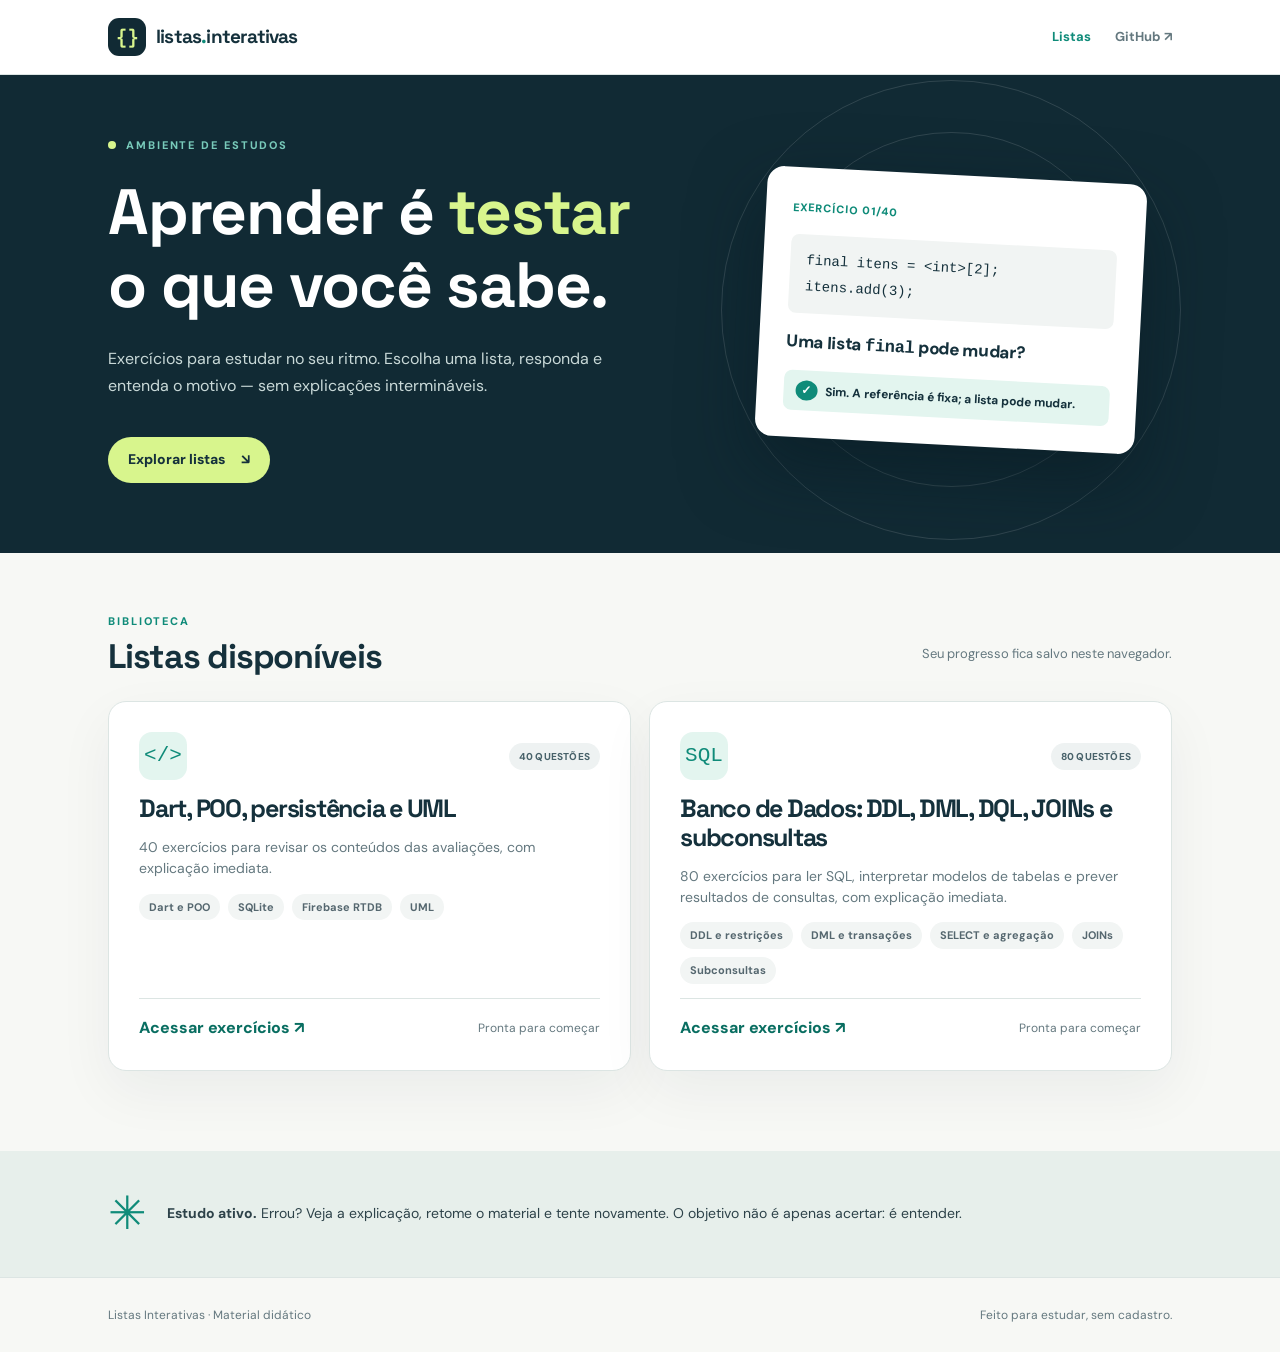
<file: index.html>
<!doctype html>
<html lang="pt-BR">
<head>
  <meta charset="UTF-8">
  <meta name="viewport" content="width=device-width, initial-scale=1">
  <meta name="theme-color" content="#112a34">
  <meta name="description" content="Listas interativas de exercícios com respostas imediatas e referências aos materiais de estudo.">
  <title>Listas Interativas | Estude, responda, aprenda</title>
  <link rel="stylesheet" href="assets/css/style.css">
  <script defer src="assets/js/app.js"></script>
</head>
<body data-page="home">
  <a class="skip-link" href="#conteudo">Pular para o conteúdo</a>
  <header class="site-header">
    <div class="wrap header-inner">
      <a class="brand" href="index.html" aria-label="Listas Interativas — página inicial">
        <span class="brand-mark" aria-hidden="true">{ }</span><span>listas<span class="brand-accent">.</span>interativas</span>
      </a>
      <nav class="header-nav" aria-label="Navegação principal"><a class="nav-link is-current" href="index.html">Listas</a><a class="nav-link" href="https://github.com/jeffersonspeck" target="_blank" rel="noopener noreferrer">GitHub <span aria-hidden="true">↗</span></a></nav>
    </div>
  </header>
  <main id="conteudo">
    <section class="hero home-hero">
      <div class="wrap hero-grid">
        <div>
          <div class="eyebrow"><span class="eyebrow-dot"></span> AMBIENTE DE ESTUDOS</div>
          <h1>Aprender é <em>testar</em> o que você sabe.</h1>
          <p class="lead">Exercícios para estudar no seu ritmo. Escolha uma lista, responda e entenda o motivo — sem explicações intermináveis.</p>
          <a class="primary-link" href="#listas">Explorar listas <span aria-hidden="true">↘</span></a>
        </div>
        <div class="hero-art" aria-hidden="true">
          <div class="hero-orbit orbit-one"></div><div class="hero-orbit orbit-two"></div>
          <div class="sample-card"><span class="mini-top">EXERCÍCIO 01/40</span><div class="sample-code">final itens = &lt;int&gt;[2];<br>itens.add(3);</div><div class="sample-question">Uma lista <code>final</code> pode mudar?</div><div class="sample-answer"><span class="answer-check">✓</span> Sim. A referência é fixa; a lista pode mudar.</div></div>
          <span class="art-asterisk">✳</span>
        </div>
      </div>
    </section>
    <section class="section" id="listas">
      <div class="wrap">
        <div class="section-head"><div><p class="kicker">BIBLIOTECA</p><h2>Listas disponíveis</h2></div><p class="muted">Seu progresso fica salvo neste navegador.</p></div>
        <div id="catalogo" class="catalog-grid" aria-live="polite"><div class="loading">Carregando listas...</div></div>
      </div>
    </section>
    <section class="strip"><div class="wrap strip-inner"><span class="strip-symbol">✳</span><p><strong>Estudo ativo.</strong> Errou? Veja a explicação, retome o material e tente novamente. O objetivo não é apenas acertar: é entender.</p></div></section>
  </main>
  <footer class="site-footer"><div class="wrap footer-inner"><span>Listas Interativas · Material didático</span><span>Feito para estudar, sem cadastro.</span></div></footer>
</body>
</html>
</file>
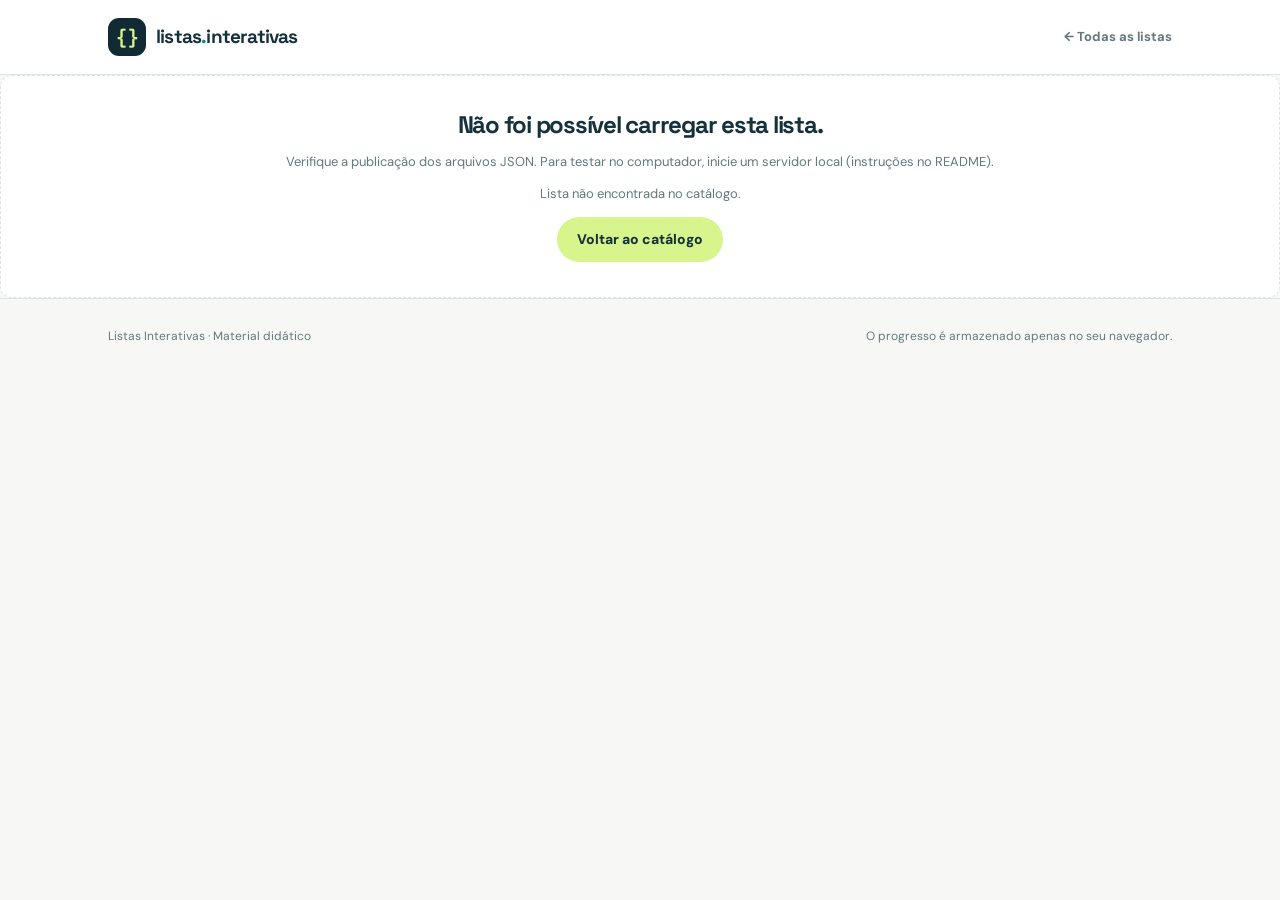
<file: lista.html>
<!doctype html>
<html lang="pt-BR">
<head>
  <meta charset="UTF-8">
  <meta name="viewport" content="width=device-width, initial-scale=1">
  <meta name="theme-color" content="#112a34">
  <meta name="description" content="Lista interativa de exercícios com correção e explicação imediatas.">
  <title>Exercícios | Listas Interativas</title>
  <link rel="stylesheet" href="assets/css/style.css">
  <script defer src="assets/js/app.js"></script>
</head>
<body data-page="list">
  <a class="skip-link" href="#conteudo">Pular para o conteúdo</a>
  <header class="site-header">
    <div class="wrap header-inner">
      <a class="brand" href="index.html" aria-label="Listas Interativas — página inicial"><span class="brand-mark" aria-hidden="true">{ }</span><span>listas<span class="brand-accent">.</span>interativas</span></a>
      <nav class="header-nav" aria-label="Navegação principal"><a class="nav-link" href="index.html">← Todas as listas</a></nav>
    </div>
  </header>
  <main id="conteudo">
    <div id="list-page"><div class="wrap"><p class="loading">Carregando exercícios...</p></div></div>
  </main>
  <footer class="site-footer"><div class="wrap footer-inner"><span>Listas Interativas · Material didático</span><span>O progresso é armazenado apenas no seu navegador.</span></div></footer>
</body>
</html>
</file>
<file: assets/css/style.css>
@import url('https://fonts.googleapis.com/css2?family=DM+Sans:wght@400;500;600;700;800&family=Space+Grotesk:wght@400;500;600;700&display=swap');
:root{--ink:#15313c;--deep:#112a34;--text:#2d4249;--muted:#64787f;--line:#dce5e3;--paper:#f7f8f5;--white:#fff;--teal:#0f8b79;--teal-dark:#096e61;--mint:#e3f5ef;--lime:#d8f58d;--bad:#bd5144;--bad-bg:#fff1ec;--shadow:0 20px 56px rgba(18,45,51,.055);--radius:18px}
*{box-sizing:border-box}html{scroll-behavior:smooth}body{margin:0;background:var(--paper);color:var(--text);font:16px/1.52 'DM Sans',Arial,sans-serif;-webkit-font-smoothing:antialiased}button,input,select{font:inherit}button{cursor:pointer}a{color:inherit}button:focus-visible,a:focus-visible,input:focus-visible,select:focus-visible{outline:3px solid #4bb79c;outline-offset:3px}.wrap{max-width:1120px;margin:0 auto;padding:0 28px}.skip-link{position:absolute;top:-80px;left:12px;background:var(--lime);padding:10px;z-index:50}.skip-link:focus{top:10px}.site-header{background:#fff;border-bottom:1px solid var(--line);position:sticky;top:0;z-index:15}.header-inner{height:74px;display:flex;align-items:center;justify-content:space-between;gap:20px}.brand{display:flex;gap:10px;align-items:center;font-family:'Space Grotesk',sans-serif;color:var(--ink);font-size:19px;letter-spacing:-.8px;text-decoration:none;font-weight:700;white-space:nowrap}.brand-mark{width:38px;height:38px;display:grid;place-items:center;border-radius:11px;background:var(--deep);color:var(--lime);font-size:19px}.brand-accent{color:var(--teal)}.header-nav{display:flex;gap:24px}.nav-link{text-decoration:none;color:var(--muted);font-size:13px;font-weight:700}.nav-link:hover,.nav-link.is-current{color:var(--teal)}.hero{background:var(--deep);color:#fff}.home-hero{overflow:hidden;position:relative}.hero-grid{min-height:470px;display:grid;grid-template-columns:1.12fr .88fr;align-items:center;gap:60px;padding-top:62px;padding-bottom:70px}.eyebrow,.kicker{color:#78caba;font-weight:800;font-size:11px;letter-spacing:1.9px}.eyebrow{display:flex;align-items:center;gap:10px}.eyebrow-dot{display:inline-block;width:8px;height:8px;background:var(--lime);border-radius:50%}h1,h2,h3{font-family:'Space Grotesk',sans-serif;color:var(--ink);letter-spacing:-1.25px;line-height:1.15;margin:0}.hero h1{font-size:clamp(42px,5vw,66px);color:#fff;max-width:600px;margin:22px 0}h1 em{color:var(--lime);font-style:normal}.lead{font-size:16px;line-height:1.7;color:#c9d9d8;max-width:500px}.primary-link,.button-primary{display:inline-flex;justify-content:center;align-items:center;gap:16px;border:none;border-radius:100px;padding:12px 20px;background:var(--lime);font-weight:800;color:var(--ink);text-decoration:none;font-size:14px}.primary-link{margin-top:22px}.primary-link:hover,.button-primary:hover{filter:brightness(.95)}.hero-art{position:relative;min-height:310px;display:flex;align-items:center;justify-content:center}.hero-orbit{position:absolute;border:1px solid rgba(255,255,255,.13);border-radius:50%}.orbit-one{width:460px;height:460px}.orbit-two{width:355px;height:355px}.sample-card{position:relative;z-index:2;padding:27px;width:min(380px,100%);background:#fff;color:var(--ink);border-radius:17px;box-shadow:0 28px 70px #05182080;transform:rotate(3deg)}.mini-top{font-size:11px;font-weight:800;color:var(--teal);letter-spacing:1px}.sample-code{font-family:ui-monospace,SFMono-Regular,Consolas,monospace;font-size:14px;line-height:1.8;background:#f1f4f3;padding:14px 16px;border-radius:8px;margin:16px 0}.sample-question{font-weight:800;font-size:17px;letter-spacing:-.3px}.sample-answer{margin-top:14px;padding:11px 12px;border-radius:8px;background:var(--mint);font-size:12px;font-weight:700}.answer-check{background:var(--teal);border-radius:50%;color:#fff;padding:2px 6px;margin-right:5px}.art-asterisk{position:absolute;top:5px;right:30px;color:var(--lime);font-size:85px}.section{padding:60px 0 80px}.section-head{display:flex;align-items:end;justify-content:space-between;gap:20px;margin-bottom:25px}.section-head h2{font-size:34px}.kicker{color:var(--teal);margin:0 0 8px}.muted{color:var(--muted);font-size:13px}.catalog-grid{display:grid;grid-template-columns:repeat(2,minmax(0,1fr));gap:18px}.catalog-card{padding:30px;border:1px solid var(--line);background:var(--white);border-radius:18px;display:flex;flex-direction:column;gap:14px;box-shadow:var(--shadow)}.catalog-top{display:flex;justify-content:space-between;align-items:center}.catalog-icon{background:var(--mint);color:var(--teal);font-size:21px;width:48px;height:48px;border-radius:13px;display:grid;place-items:center;font-family:monospace}.small-pill{font-size:10px;font-weight:800;border-radius:100px;padding:6px 10px;background:#eef2f2;color:#48626a;letter-spacing:.2px}.catalog-card h3{font-size:25px}.catalog-card p{font-size:14px;color:var(--muted);margin:0;max-width:490px}.tags{display:flex;gap:8px;flex-wrap:wrap}.tag{background:#f2f5f4;color:#55676f;border-radius:100px;padding:5px 10px;font-size:11px;font-weight:700}.card-foot{border-top:1px solid var(--line);padding-top:17px;margin-top:auto;display:flex;justify-content:space-between;gap:15px;align-items:center}.card-foot a{color:var(--teal-dark);font-weight:800;text-decoration:none}.card-foot a:hover{text-decoration:underline}.card-progress{font-size:12px;color:var(--muted)}.strip{background:#e7efeb;padding:28px 0}.strip-inner{display:flex;align-items:center;gap:20px}.strip-symbol{font-size:46px;color:var(--teal)}.strip p{font-size:14px;max-width:860px}.site-footer{padding:28px 0;border-top:1px solid var(--line);color:var(--muted);font-size:12px}.footer-inner{display:flex;gap:20px;justify-content:space-between}.loading{padding:24px;color:var(--muted)}.list-hero{background:var(--deep);color:#fff;padding:42px 0 49px}.back-link{display:inline-block;color:#b7d9d1;font-size:12px;text-decoration:none;font-weight:700;margin-bottom:20px}.list-hero h1{color:#fff;font-size:clamp(30px,4.5vw,48px);max-width:760px}.list-hero p{color:#c2d8d4;font-size:15px;max-width:750px;margin:15px 0 0}.hero-meta{margin-top:24px;display:flex;align-items:center;gap:9px;flex-wrap:wrap}.hero-meta span{border:1px solid #54706f;background:#27414b;padding:6px 11px;border-radius:100px;font-size:12px;color:#edf6f2}.study-area{padding:30px 0 75px}.study-layout{display:grid;grid-template-columns:minmax(0,1fr) 265px;gap:28px;align-items:start}.study-topbar{display:flex;align-items:center;justify-content:space-between;gap:12px;margin-bottom:18px}.study-topbar h2{font-size:23px}.control-row{display:flex;gap:7px;flex-wrap:wrap;margin-bottom:23px}.filter-button{border:1px solid var(--line);background:#fff;border-radius:100px;padding:8px 14px;font-size:12px;color:#4c626a;font-weight:700}.filter-button.active{background:var(--deep);border-color:var(--deep);color:#fff}.question-list{display:flex;flex-direction:column;gap:17px}.question{background:#fff;border:1px solid var(--line);border-radius:18px;padding:25px;box-shadow:var(--shadow);scroll-margin-top:110px}.q-top{display:flex;justify-content:space-between;align-items:center;gap:12px;margin-bottom:17px}.q-index{font:800 12px 'Space Grotesk',sans-serif;color:var(--teal);letter-spacing:.7px}.q-type{font-size:10px;border:1px solid #dce8e4;color:#59706c;border-radius:100px;padding:5px 10px;font-weight:800;white-space:nowrap}.q-title{font:700 20px/1.33 'Space Grotesk',sans-serif;letter-spacing:-.45px;color:var(--ink);margin:0 0 16px}.q-meta{font-weight:800;font-size:11px;color:#809097;margin-bottom:7px;letter-spacing:.8px}.q-claims{background:#f6f8f7;border-left:3px solid var(--teal);padding:15px;margin:10px 0 19px;border-radius:0 8px 8px 0}.q-claims p{margin:0 0 12px;font-size:14px}.q-claims p:last-child{margin:0}.porque{display:block;text-align:center;color:var(--teal);font-weight:900;font-size:11px;letter-spacing:1px;margin:10px}.code-block{margin:14px 0 19px;border-radius:11px;border:1px solid #d9e2df;overflow:auto;padding:18px 19px;background:#152e39;color:#e4f7f0;font-size:12px;line-height:1.8;tab-size:2;white-space:pre}.code-block code{font-family:ui-monospace,SFMono-Regular,Consolas,Monaco,monospace}.answer-options{display:grid;gap:9px}.answer-option{width:100%;display:flex;text-align:left;gap:13px;align-items:flex-start;border:1px solid var(--line);background:#fff;border-radius:11px;padding:12px 14px;color:var(--text);font-size:13px;transition:background .1s,border-color .1s}.answer-option:not(:disabled):hover{border-color:#64b5a4;background:#f7fcfa}.answer-option:disabled{cursor:default;opacity:1}.choice-letter{border-radius:6px;flex:0 0 25px;height:25px;display:grid;place-items:center;background:#eef3f1;color:#577068;font-size:11px;font-weight:900}.answer-option.chosen-correct{border-color:var(--teal);background:#edfaf4}.answer-option.chosen-correct .choice-letter,.answer-option.show-correct .choice-letter{background:var(--teal);color:white}.answer-option.chosen-wrong{border-color:#db9181;background:#fff1ed}.answer-option.chosen-wrong .choice-letter{background:var(--bad);color:#fff}.answer-option.show-correct{border-color:#9dd9be;background:#f5fcf7}.answer-option.dimmed{opacity:.65}.feedback{margin-top:17px;border-radius:10px;padding:13px 15px;font-size:13px;line-height:1.6}.feedback.ok{background:#e5f5ed;color:#205d4e;border-left:3px solid var(--teal)}.feedback.bad{background:var(--bad-bg);color:#7c4239;border-left:3px solid var(--bad)}.feedback strong{font-weight:900}.feedback p{margin:3px 0 0}.feedback .right-answer{margin-top:9px;color:#285e4b;font-weight:700}.q-footer{border-top:1px solid #edf0ef;margin-top:21px;padding-top:11px;display:flex;justify-content:space-between;gap:8px;align-items:center;flex-wrap:wrap}.source-toggle{font-size:12px;color:#6a8284}.source-toggle summary{cursor:pointer;font-weight:800;color:var(--teal-dark);list-style:none}.source-toggle summary::before{content:'+ ';font-weight:900}.source-toggle[open] summary::before{content:'− '}.source-body{margin:7px 0 0;max-width:650px}.source-body a{color:var(--teal-dark);font-weight:700}.reset-one{border:0;background:transparent;font-size:11px;font-weight:800;color:var(--teal-dark);padding:6px 0}.reset-one:hover{text-decoration:underline}.side-panel{position:sticky;top:95px;display:flex;flex-direction:column;gap:14px}.panel-card{padding:21px;background:#fff;border:1px solid var(--line);border-radius:15px;box-shadow:var(--shadow)}.panel-card h3{font-size:16px;letter-spacing:-.3px;margin:0 0 16px}.progress-row{display:flex;align-items:center;gap:16px}.progress-circle{flex:none;width:88px;height:88px;border-radius:50%;background:conic-gradient(var(--teal) 0deg,var(--teal) var(--progress),#e8efea var(--progress),#e8efea 360deg);display:grid;place-items:center}.progress-inner{background:#fff;border-radius:50%;width:70px;height:70px;display:grid;place-items:center;color:var(--ink);font-weight:900;font-family:'Space Grotesk',sans-serif;font-size:20px}.score{font-size:13px;line-height:2;color:var(--muted)}.score strong{color:var(--ink)}.progress-bar{height:7px;background:#eaf0ed;border-radius:20px;margin-top:16px;overflow:hidden}.progress-bar>div{height:100%;width:0;background:var(--teal);border-radius:20px;transition:width .2s}.side-note{font-size:12px;color:var(--muted);margin:12px 0 0}.action-button{width:100%;border:1px solid var(--line);background:#fff;padding:10px 12px;border-radius:9px;text-align:center;font-size:12px;color:var(--ink);font-weight:800;margin-top:8px}.action-button:hover{background:#f4f8f6}.action-button.danger{color:#a8584b}.source-list{padding:0;margin:0;list-style:none;display:grid;gap:11px;font-size:12px}.source-list a{text-decoration:none;color:var(--teal-dark);font-weight:700}.source-list a:hover{text-decoration:underline}.source-list span{display:block;color:var(--muted);margin-top:2px;font-size:11px}.uml-diagram{margin:16px 0 20px;padding:17px 12px;border:1px dashed #c9d6d2;border-radius:11px;background:#f9fbfa;overflow-x:auto}.uml-row{display:flex;align-items:center;justify-content:center;min-width:470px;gap:0}.uml-class{border:2px solid #375966;flex:0 0 198px;border-radius:4px;background:#fff;box-shadow:0 4px 8px #0c222313;color:#203944;font:12px/1.65 ui-monospace,Consolas,monospace}.uml-class-name{font:800 14px 'Space Grotesk',sans-serif;text-align:center;background:#e5efed;padding:9px 7px;border-bottom:2px solid #375966}.uml-section{padding:9px;min-height:49px;white-space:normal;overflow-wrap:anywhere}.uml-section+.uml-section{border-top:1px solid #91a6a7}.uml-connection{width:110px;min-width:75px;height:70px;position:relative;display:flex;align-items:center;justify-content:space-between}.uml-connection::after{content:'';position:absolute;top:50%;left:0;right:0;border-top:2px solid #59777d;z-index:0}.uml-multi{position:relative;z-index:1;background:#f9fbfa;font:800 12px 'Space Grotesk',sans-serif;color:var(--teal-dark);padding:3px 5px}.uml-legend{font-size:11px;text-align:center;color:#5e7479;margin-top:12px}.empty-state{padding:35px;border:1px dashed var(--line);background:#fff;border-radius:12px;text-align:center}.empty-state p{font-size:13px;color:var(--muted)}.not-found{padding-top:100px;padding-bottom:100px}.not-found h1{font-size:48px}.not-found p{margin:20px 0}.completion{border:1px solid #a7d4c1;background:#e6f6ee;color:#20594d;padding:21px;border-radius:15px;margin-top:20px}.completion strong{font-family:'Space Grotesk',sans-serif;font-size:20px}.completion p{font-size:13px;margin-bottom:0}.badge-success{font-weight:800;color:var(--teal-dark)}
@media(max-width:900px){.hero-grid{gap:20px}.study-layout{grid-template-columns:minmax(0,1fr)}.side-panel{grid-row:1;position:static;display:grid;grid-template-columns:1fr 1fr}.hero-art{min-height:280px}.orbit-one{width:340px;height:340px}.orbit-two{width:270px;height:270px}}
@media(max-width:640px){.wrap{padding:0 17px}.header-inner{height:65px}.brand{font-size:15px;letter-spacing:-.5px}.brand-mark{width:32px;height:32px}.header-nav{gap:10px}.nav-link{font-size:11px}.hero-grid{padding-top:44px;padding-bottom:44px;grid-template-columns:1fr}.hero h1{font-size:42px}.lead{font-size:14px}.hero-art{display:none}.section{padding:44px 0}.catalog-grid{grid-template-columns:1fr}.section-head{align-items:start;flex-direction:column}.section-head h2{font-size:28px}.strip-inner{align-items:flex-start}.footer-inner{flex-direction:column;gap:5px}.study-area{padding-top:19px}.study-topbar h2{font-size:20px}.study-layout{gap:19px}.side-panel{display:block}.side-panel .panel-card+.panel-card{margin-top:12px}.question{padding:17px 15px}.q-title{font-size:18px}.code-block{font-size:11px;padding:12px;white-space:pre;max-width:100%}.uml-diagram{padding:11px 4px}.uml-class{flex-basis:191px}.uml-connection{width:60px;min-width:60px}.list-hero{padding:25px 0 31px}.list-hero h1{font-size:31px}.hero-meta{margin-top:15px}.study-topbar{align-items:start;flex-direction:column}.filter-button{font-size:11px;padding:7px 10px}}
@media(prefers-reduced-motion:reduce){html{scroll-behavior:auto}*,*::after,*::before{transition:none!important}}
/* Em telas pequenas, progresso primeiro, questões depois, referências por último. */
@media(max-width:640px){.side-panel{display:contents}.study-layout>div:first-child{order:2}.side-panel>.panel-card:first-child{order:1}.side-panel>.panel-card:last-child{order:3}}
/* Banco de dados: modelo de tabelas (ER), dados de exemplo e alternativas em SQL */
.er-diagram{margin:16px 0 20px;padding:16px 14px;border:1px dashed #c9d6d2;border-radius:11px;background:#f9fbfa;overflow-x:auto}.er-grid{display:flex;flex-wrap:wrap;gap:14px;justify-content:center;align-items:flex-start}.er-table{flex:0 1 230px;min-width:200px;border:2px solid #375966;border-radius:6px;background:#fff;box-shadow:0 4px 8px #0c222313;font:12px/1.5 ui-monospace,Consolas,monospace;color:#203944;overflow:hidden}.er-table-name{font:800 14px 'Space Grotesk',sans-serif;text-align:center;background:#e5efed;padding:8px 7px;border-bottom:2px solid #375966}.er-col{display:grid;grid-template-columns:44px minmax(0,1fr) auto;gap:6px;align-items:center;padding:5px 9px;border-top:1px solid #e3ebe9}.er-col:first-of-type{border-top:0}.er-key{font:800 9px 'Space Grotesk',sans-serif;letter-spacing:.4px;text-align:center;border-radius:4px;padding:1px 0;color:transparent}.er-key-pk{background:#fff3c4;color:#7a5a00}.er-key-fk{background:#dceefe;color:#1d4f7a}.er-key-pkfk{background:linear-gradient(90deg,#fff3c4 50%,#dceefe 50%);color:#3a3a3a}.er-key-uq{background:#ece6fb;color:#4c3c86}.er-col-name{overflow-wrap:anywhere;font-weight:700}.er-col-type{color:#6b8086;font-size:11px;white-space:nowrap}.er-rels{list-style:none;margin:14px auto 0;padding:0;display:grid;gap:5px;max-width:560px;font-size:12px}.er-rels li{display:flex;flex-wrap:wrap;align-items:center;gap:4px;justify-content:center}.er-rels code{background:#eef3f1;border-radius:5px;padding:1px 6px;font-size:11px}.er-arrow{color:var(--teal-dark);font-weight:900}.er-card{margin-left:6px;font:800 11px 'Space Grotesk',sans-serif;color:#fff;background:var(--teal);border-radius:100px;padding:1px 8px}
.data-tables{display:flex;flex-wrap:wrap;gap:12px;margin:14px 0 18px}.data-wrap{overflow-x:auto;max-width:100%}.data-table{border-collapse:collapse;font:12px/1.4 ui-monospace,Consolas,monospace;background:#fff;border:1px solid #cfdcd8;border-radius:8px;overflow:hidden}.data-table caption{caption-side:top;text-align:left;font:800 12px 'Space Grotesk',sans-serif;color:var(--teal-dark);padding:0 0 5px;letter-spacing:.3px}.data-table th{background:#e5efed;color:#203944;font-weight:800;text-align:left;padding:5px 10px;border-bottom:2px solid #9fb5b3}.data-table td{padding:4px 10px;border-top:1px solid #e6eceb;white-space:nowrap}.data-table td.is-null{color:#a0592f;font-style:italic}
.option-code{font:12px/1.55 ui-monospace,Consolas,monospace;white-space:pre-wrap;overflow-wrap:anywhere;display:block;color:#1d3540}.q-note{font-size:13px;color:#4c626a;background:#f6f8f7;border-radius:8px;padding:10px 12px;margin:-6px 0 16px}
@media(max-width:640px){.er-diagram{padding:11px 6px}.er-table{flex-basis:100%}.data-table{font-size:11px}.option-code{font-size:11px}}
</file>
